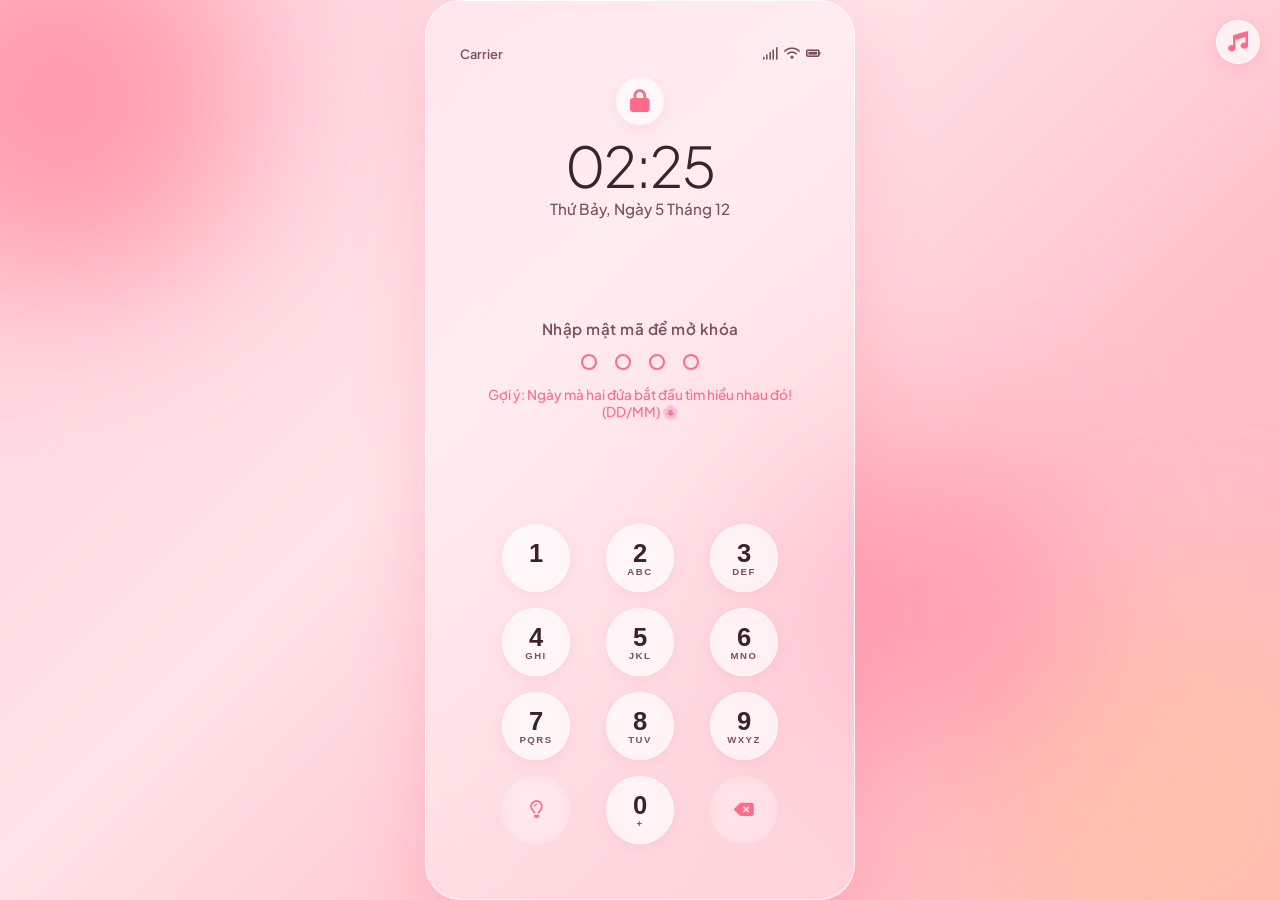
<file: index.html>
<!DOCTYPE html>
<html lang="vi">
<head>
  <meta charset="UTF-8">
  <meta name="viewport" content="width=device-width, initial-scale=1.0, maximum-scale=1.0, user-scalable=no">
  <title>Kỷ Niệm 2 Tháng Tìm Hiểu (25/7 - 25/9) ❤️</title>
  <meta name="description" content="Trang web kỷ niệm tình yêu đặc biệt: Màn hình mở khóa, câu hỏi tỏ tình lém lỉnh, vườn hoa ảo và hộp quà 3D.">
  <meta name="theme-color" content="#ffd1dc">

  <!-- Google Fonts -->
  <link rel="preconnect" href="https://fonts.googleapis.com">
  <link rel="preconnect" href="https://fonts.gstatic.com" crossorigin>
  <link href="https://fonts.googleapis.com/css2?family=Dancing+Script:wght@600;700&family=Playfair+Display:ital,wght@0,600;0,700;1,600&family=Plus+Jakarta+Sans:wght@400;500;600;700;800&display=swap" rel="stylesheet">

  <!-- Font Awesome Icons -->
  <link rel="stylesheet" href="https://cdnjs.cloudflare.com/ajax/libs/font-awesome/6.5.1/css/all.min.css">

  <!-- Main Stylesheet -->
  <link rel="stylesheet" href="style.css">
</head>
<body>

  <!-- Ambient Glowing Background Bubbles -->
  <div class="bg-ambient">
    <div class="ambient-circle"></div>
    <div class="ambient-circle"></div>
    <div class="ambient-circle"></div>
  </div>

  <!-- Fullscreen Particle / Fireworks Canvas -->
  <canvas id="confetti-canvas"></canvas>

  <!-- Audio Element & Floating Music Control Button -->
  <audio id="bgm-audio" loop preload="auto"></audio>
  <button id="music-toggle-btn" class="music-toggle-btn" title="Bật/Tắt nhạc nền" aria-label="Bật/Tắt nhạc nền">
    <i class="fa-solid fa-music"></i>
  </button>

  <!-- Main Application Container (Phone Frame on Desktop) -->
  <main class="app-container">

    <!-- ========================================================== -->
    <!-- MÀN HÌNH 1: MÀN HÌNH KHÓA ĐIỆN THOẠI (PHONE LOCKSCREEN GATE) -->
    <!-- ========================================================== -->
    <section id="screen-lock" class="screen active" aria-label="Màn hình mở khóa">
      
      <!-- Phone Header & Status Bar -->
      <div class="lockscreen-header">
        <div class="phone-status-bar">
          <span id="status-time">Carrier</span>
          <div class="status-icons">
            <i class="fa-solid fa-signal"></i>
            <i class="fa-solid fa-wifi"></i>
            <i class="fa-solid fa-battery-full"></i>
          </div>
        </div>

        <div class="lock-icon-wrap">
          <i class="fa-solid fa-lock"></i>
        </div>

        <h1 id="clock-time" class="lockscreen-time">00:00</h1>
        <p id="clock-date" class="lockscreen-date">Thứ sáu, ngày 25 tháng 9</p>
      </div>

      <!-- Passcode Display & Dots -->
      <div class="passcode-container">
        <div class="passcode-label">Nhập mật mã để mở khóa</div>
        <div class="pin-dots">
          <span class="pin-dot"></span>
          <span class="pin-dot"></span>
          <span class="pin-dot"></span>
          <span class="pin-dot"></span>
        </div>
        <div id="passcode-hint" class="passcode-hint">Gợi ý: Ngày bắt đầu quen nhau đó! 🌸</div>
      </div>

      <!-- Virtual Numpad (Bàn phím ảo mô phỏng điện thoại) -->
      <div class="numpad-grid">
        <button class="num-btn" data-val="1">1<span class="num-sub">&nbsp;</span></button>
        <button class="num-btn" data-val="2">2<span class="num-sub">ABC</span></button>
        <button class="num-btn" data-val="3">3<span class="num-sub">DEF</span></button>

        <button class="num-btn" data-val="4">4<span class="num-sub">GHI</span></button>
        <button class="num-btn" data-val="5">5<span class="num-sub">JKL</span></button>
        <button class="num-btn" data-val="6">6<span class="num-sub">MNO</span></button>

        <button class="num-btn" data-val="7">7<span class="num-sub">PQRS</span></button>
        <button class="num-btn" data-val="8">8<span class="num-sub">TUV</span></button>
        <button class="num-btn" data-val="9">9<span class="num-sub">WXYZ</span></button>

        <button class="num-btn btn-action" data-action="hint" title="Xem lại gợi ý">
          <i class="fa-regular fa-lightbulb"></i>
        </button>
        <button class="num-btn" data-val="0">0<span class="num-sub">+</span></button>
        <button class="num-btn btn-action" data-action="delete" title="Xóa số">
          <i class="fa-solid fa-delete-left"></i>
        </button>
      </div>

    </section>

    <!-- ========================================================== -->
    <!-- MÀN HÌNH 2: CÂU HỎI LÉM LỈNH ("Em có iu tôi không?")      -->
    <!-- ========================================================== -->
    <section id="screen-question" class="screen" aria-label="Khảo sát tình cảm">
      <div class="question-container">
        
        <div class="question-card">
          <div class="cute-sticker">😻</div>
          <h2 class="question-title">Em có iu tôi không? 💖</h2>
          <p class="question-subtitle">Suy nghĩ thật kỹ trước khi bấm nha!</p>

          <div class="choice-buttons-area">
            <button id="btn-yes" class="btn-yes">
              <i class="fa-solid fa-heart"></i> Dạ có iu nhìu lắmmm 🥰
            </button>
            <button id="btn-no" class="btn-no">
              Không hề nha 😝
            </button>
          </div>
        </div>

        <!-- Cheeky Toast Message when pressing "Không" -->
        <div id="cheeky-toast" class="cheeky-toast">Đố bắt được nút này đó! 😝</div>

      </div>
    </section>

    <!-- ========================================================== -->
    <!-- MÀN HÌNH 3: DASHBOARD HUB (3 BƯỚC TƯƠNG TÁC)              -->
    <!-- ========================================================== -->
    <section id="screen-hub" class="screen" aria-label="Màn hình quà tặng & kỷ niệm">
      
      <!-- Top Step Indicator -->
      <header class="hub-header">
        <div class="step-indicator">
          <div class="step-dot active"></div>
          <div class="step-dot"></div>
          <div class="step-dot"></div>
        </div>
        <div style="font-size: 0.85rem; font-weight: 700; color: var(--primary-pink);">
          <i class="fa-solid fa-sparkles"></i> For You
        </div>
      </header>

      <div class="hub-body">

        <!-- --- STAGE 1: VƯỜN HOA ẢO & HỘP QUÀ 3D --- -->
        <div id="stage-gift" class="stage active">
          <canvas id="flower-canvas" class="flower-garden-canvas"></canvas>

          <h2 class="stage-title">Món Quà Bất Ngờ Dành Cho Cậu 🌸</h2>
          <p class="stage-desc">Chạm nhẹ vào hộp quà để khám phá điều bí mật bên trong nhé!</p>

          <!-- 3D Gift Box -->
          <div class="gift-box-wrapper">
            <div id="gift-box" class="gift-box" title="Chạm để mở quà!">
              <!-- Box Lid -->
              <div class="box-lid">
                <div class="lid-face lid-top"></div>
                <div class="lid-face lid-front"></div>
                <div class="ribbon-bow">🎀</div>
              </div>
              <!-- Box Body -->
              <div class="box-body">
                <div class="box-face face-front"></div>
                <div class="box-face face-back"></div>
                <div class="box-face face-left"></div>
                <div class="box-face face-right"></div>
                <div class="box-face face-bottom"></div>
              </div>
            </div>
            <!-- Flying 3D Heart -->
            <div class="heart-burst">💖</div>
          </div>

          <p id="opened-message" class="opened-message">Trái tim này thuộc về cậu ❤️</p>

          <button id="btn-next-milestone" class="btn-action-primary" style="display: none;">
            Món quà tiếp theo dành cho cậu <i class="fa-solid fa-arrow-right"></i>
          </button>
        </div>

        <!-- --- STAGE 2: KỶ NIỆM 25/7 - 25/9 (2 THÁNG TÌM HIỂU) --- -->
        <div id="stage-milestone" class="stage">
          <div class="milestone-card">
            <span class="milestone-badge">🎉 Milestone Kỷ Niệm</span>
            <h2 class="milestone-date-title">25/07 – 25/09</h2>
            <p class="milestone-sub">2 Tháng Tìm Hiểu Cùng Nhau ✨</p>

            <!-- Live Milestone Timer -->
            <div class="counter-grid">
              <div class="counter-item">
                <span id="count-days" class="counter-num">62</span>
                <span class="counter-unit">Ngày</span>
              </div>
              <div class="counter-item">
                <span id="count-hours" class="counter-num">00</span>
                <span class="counter-unit">Giờ</span>
              </div>
              <div class="counter-item">
                <span id="count-minutes" class="counter-num">00</span>
                <span class="counter-unit">Phút</span>
              </div>
              <div class="counter-item">
                <span id="count-seconds" class="counter-num">00</span>
                <span class="counter-unit">Giây</span>
              </div>
            </div>

            <!-- Love Letter -->
            <div id="love-letter-text" class="letter-box">
              Thấm thoát mà đã tròn 2 tháng kể từ ngày 25/7 - ngày đầu tiên hai đứa bắt đầu trò chuyện và tìm hiểu nhau rồi nhỉ!

Cảm ơn cậu vì đã luôn kiên nhẫn, mang đến thật nhiều tiếng cười và sự dịu dàng trong suốt những ngày tháng qua. Mỗi khoảnh khắc cùng nhau chia sẻ đều vô cùng quý giá.

Cùng nhau viết tiếp những chương tiếp theo thật đẹp nhé! 💕
            </div>
          </div>

          <button id="btn-next-feedback" class="btn-action-primary" style="margin-top: 18px;">
            Gửi gắm lời yêu thương <i class="fa-solid fa-arrow-right"></i>
          </button>
        </div>

        <!-- --- STAGE 3: HỘP GỬI PHẢN HỒI (FEEDBACK BOX & TELEGRAM) --- -->
        <div id="stage-feedback" class="stage">
          <div class="feedback-card">
            <h2 class="stage-title" style="font-size: 1.4rem;">Lời Nhắn Gửi Đến Tớ 💌</h2>
            <p class="stage-desc" style="margin-bottom: 14px;">Cậu muốn nhắn gửi hay chúc gì cho tớ sau khi xem xong không nè?</p>

            <textarea id="feedback-input" class="feedback-textarea" placeholder="Hãy viết điều cậu muốn nói nhất lúc này nhé... ❤️"></textarea>

            <!-- Quick Emoji Buttons -->
            <div class="emoji-row">
              <button class="emoji-btn" data-emoji="❤️" type="button">❤️</button>
              <button class="emoji-btn" data-emoji="🥰" type="button">🥰</button>
              <button class="emoji-btn" data-emoji="🥺" type="button">🥺</button>
              <button class="emoji-btn" data-emoji="🌸" type="button">🌸</button>
              <button class="emoji-btn" data-emoji="🎁" type="button">🎁</button>
              <button class="emoji-btn" data-emoji="✨" type="button">✨</button>
            </div>

            <button id="btn-send-feedback" class="btn-action-primary">
              <i class="fa-solid fa-paper-plane"></i> Gửi lời nhắn cho tớ 💌
            </button>
          </div>
        </div>

      </div>

    </section>

  </main>

  <!-- Sweet Success Thank-you Modal -->
  <div id="success-modal" class="modal-overlay">
    <div class="modal-content">
      <div class="modal-icon">💌</div>
      <h3 class="modal-title">Cảm Ơn Cậu Rất Nhiều!</h3>
      <p class="modal-desc">
        Lời nhắn của cậu đã được gửi đến tớ thành công rồi nè! Cảm ơn cậu vì đã luôn đồng hành cùng tớ trong 2 tháng qua và những chặng đường sắp tới ❤️
      </p>
      <button id="btn-close-modal" class="btn-action-primary">
        Thả tim tặng cậu nè! 💖
      </button>
    </div>
  </div>

  <!-- Config & Engine Scripts -->
  <script src="config.js"></script>
  <script src="script.js"></script>
</body>
</html>
</file>
<file: style.css>
/* ==========================================================================
   ROMANTIC ANNIVERSARY EXPERIENCE - STYLESHEET
   Design System: Pastel Romantic Glassmorphism & Micro-animations
   ========================================================================== */

:root {
  --primary-pink: #ff6b8b;
  --secondary-pink: #ff8e9e;
  --soft-pink: #ffe3e8;
  --light-bg: #fff5f7;
  --card-bg: rgba(255, 255, 255, 0.65);
  --card-border: rgba(255, 255, 255, 0.85);
  --glass-shadow: 0 12px 40px rgba(255, 107, 139, 0.18);
  --text-primary: #3b222c;
  --text-secondary: #7a505f;
  --accent-gold: #ffbe0b;
  --accent-red: #ff2a5f;
  --font-main: 'Plus Jakarta Sans', -apple-system, BlinkMacSystemFont, sans-serif;
  --font-serif: 'Playfair Display', Georgia, serif;
  --font-script: 'Dancing Script', cursive;
  --transition-smooth: all 0.4s cubic-bezier(0.16, 1, 0.3, 1);
}

* {
  margin: 0;
  padding: 0;
  box-sizing: border-box;
  -webkit-tap-highlight-color: transparent;
  user-select: none;
}

html, body {
  width: 100%;
  height: 100%;
  overflow: hidden;
  font-family: var(--font-main);
  background: linear-gradient(135deg, #ffd1dc 0%, #ffe3e8 40%, #ffc0cb 70%, #ffb6c1 100%);
  color: var(--text-primary);
  display: flex;
  justify-content: center;
  align-items: center;
}

/* Background floating particles / bokeh */
.bg-ambient {
  position: fixed;
  inset: 0;
  pointer-events: none;
  z-index: 0;
  overflow: hidden;
}

.ambient-circle {
  position: absolute;
  border-radius: 50%;
  filter: blur(80px);
  opacity: 0.6;
  animation: floatAmbient 18s ease-in-out infinite alternate;
}

.ambient-circle:nth-child(1) {
  width: 380px;
  height: 380px;
  background: #ff758c;
  top: -10%;
  left: -10%;
}

.ambient-circle:nth-child(2) {
  width: 450px;
  height: 450px;
  background: #ffc3a0;
  bottom: -15%;
  right: -10%;
  animation-duration: 22s;
  animation-direction: alternate-reverse;
}

.ambient-circle:nth-child(3) {
  width: 300px;
  height: 300px;
  background: #ff85a2;
  top: 50%;
  left: 60%;
  animation-duration: 15s;
}

@keyframes floatAmbient {
  0% { transform: translate(0, 0) scale(1); }
  50% { transform: translate(40px, -30px) scale(1.1); }
  100% { transform: translate(-30px, 40px) scale(0.95); }
}

/* Fullscreen Confetti Canvas */
#confetti-canvas {
  position: fixed;
  inset: 0;
  pointer-events: none;
  z-index: 999;
}

/* Music Control Button */
.music-toggle-btn {
  position: fixed;
  top: 20px;
  right: 20px;
  width: 44px;
  height: 44px;
  border-radius: 50%;
  background: rgba(255, 255, 255, 0.7);
  backdrop-filter: blur(12px);
  -webkit-backdrop-filter: blur(12px);
  border: 1px solid rgba(255, 255, 255, 0.9);
  box-shadow: 0 4px 16px rgba(255, 107, 139, 0.2);
  display: flex;
  align-items: center;
  justify-content: center;
  cursor: pointer;
  z-index: 100;
  color: var(--primary-pink);
  font-size: 1.25rem;
  transition: var(--transition-smooth);
}

.music-toggle-btn.playing {
  animation: rotateDisc 4s linear infinite;
  box-shadow: 0 0 20px rgba(255, 107, 139, 0.5);
}

@keyframes rotateDisc {
  from { transform: rotate(0deg); }
  to { transform: rotate(360deg); }
}

/* Container Frame - Device Mockup / Center Card */
.app-container {
  position: relative;
  width: 100%;
  max-width: 430px;
  height: 100vh;
  max-height: 920px;
  background: rgba(255, 255, 255, 0.35);
  backdrop-filter: blur(25px);
  -webkit-backdrop-filter: blur(25px);
  border: 1.5px solid var(--card-border);
  border-radius: 36px;
  box-shadow: 0 25px 70px rgba(255, 90, 120, 0.22);
  display: flex;
  flex-direction: column;
  overflow: hidden;
  z-index: 10;
  transition: var(--transition-smooth);
}

@media (max-width: 480px) {
  .app-container {
    max-width: 100%;
    height: 100vh;
    border-radius: 0;
    border: none;
    box-shadow: none;
  }
}

/* Screen Wrapper */
.screen {
  position: absolute;
  inset: 0;
  display: flex;
  flex-direction: column;
  align-items: center;
  justify-content: space-between;
  padding: 30px 24px;
  opacity: 0;
  pointer-events: none;
  transform: scale(0.95) translateY(20px);
  transition: opacity 0.5s cubic-bezier(0.16, 1, 0.3, 1), transform 0.5s cubic-bezier(0.16, 1, 0.3, 1);
  overflow-y: auto;
  overflow-x: hidden;
  scrollbar-width: none;
}

.screen::-webkit-scrollbar {
  display: none;
}

.screen.active {
  opacity: 1;
  pointer-events: auto;
  transform: scale(1) translateY(0);
  z-index: 20;
}

/* ==========================================================================
   MODULE 1: PHONE LOCKSCREEN GATE
   ========================================================================== */
.lockscreen-header {
  width: 100%;
  text-align: center;
  margin-top: 15px;
  display: flex;
  flex-direction: column;
  align-items: center;
}

.phone-status-bar {
  width: 100%;
  display: flex;
  justify-content: space-between;
  align-items: center;
  font-size: 0.8rem;
  font-weight: 600;
  color: var(--text-secondary);
  padding: 0 10px 15px 10px;
}

.status-icons {
  display: flex;
  gap: 6px;
  align-items: center;
}

.lock-icon-wrap {
  width: 48px;
  height: 48px;
  border-radius: 50%;
  background: rgba(255, 255, 255, 0.6);
  display: flex;
  align-items: center;
  justify-content: center;
  color: var(--primary-pink);
  font-size: 1.4rem;
  margin-bottom: 12px;
  box-shadow: 0 4px 15px rgba(255, 107, 139, 0.15);
  transition: var(--transition-smooth);
}

.lockscreen-time {
  font-size: 3.5rem;
  font-weight: 300;
  letter-spacing: -1px;
  color: var(--text-primary);
  line-height: 1;
}

.lockscreen-date {
  font-size: 0.95rem;
  font-weight: 500;
  color: var(--text-secondary);
  margin-top: 6px;
  text-transform: capitalize;
}

/* Passcode Display */
.passcode-container {
  display: flex;
  flex-direction: column;
  align-items: center;
  margin: 15px 0;
  width: 100%;
}

.passcode-label {
  font-size: 0.95rem;
  font-weight: 600;
  color: var(--text-secondary);
  margin-bottom: 16px;
  letter-spacing: 0.5px;
}

.pin-dots {
  display: flex;
  gap: 18px;
  margin-bottom: 12px;
}

.pin-dot {
  width: 16px;
  height: 16px;
  border-radius: 50%;
  border: 2px solid var(--primary-pink);
  background: transparent;
  transition: all 0.25s cubic-bezier(0.34, 1.56, 0.64, 1);
}

.pin-dot.filled {
  background: var(--primary-pink);
  transform: scale(1.18);
  box-shadow: 0 0 14px rgba(255, 107, 139, 0.6);
}

.pin-dot.error {
  border-color: var(--accent-red);
  background: var(--accent-red);
  box-shadow: 0 0 14px rgba(255, 42, 95, 0.7);
}

.passcode-hint {
  font-size: 0.85rem;
  color: var(--primary-pink);
  min-height: 24px;
  text-align: center;
  font-weight: 500;
  padding: 4px 12px;
  border-radius: 12px;
  transition: var(--transition-smooth);
}

/* Shake Animation on Wrong PIN */
.shake {
  animation: shakeAnim 0.5s cubic-bezier(0.36, 0.07, 0.19, 0.97) both;
}

@keyframes shakeAnim {
  10%, 90% { transform: translate3d(-3px, 0, 0); }
  20%, 80% { transform: translate3d(5px, 0, 0); }
  30%, 50%, 70% { transform: translate3d(-6px, 0, 0); }
  40%, 60% { transform: translate3d(6px, 0, 0); }
}

/* Virtual Numpad */
.numpad-grid {
  display: grid;
  grid-template-columns: repeat(3, 1fr);
  gap: 16px 22px;
  width: 100%;
  max-width: 290px;
  margin-bottom: 25px;
}

.num-btn {
  width: 68px;
  height: 68px;
  margin: 0 auto;
  border-radius: 50%;
  border: 1px solid rgba(255, 255, 255, 0.8);
  background: rgba(255, 255, 255, 0.55);
  backdrop-filter: blur(10px);
  -webkit-backdrop-filter: blur(10px);
  display: flex;
  flex-direction: column;
  align-items: center;
  justify-content: center;
  font-size: 1.6rem;
  font-weight: 600;
  color: var(--text-primary);
  cursor: pointer;
  box-shadow: 0 4px 14px rgba(255, 142, 158, 0.18);
  transition: all 0.15s ease-out;
}

.num-btn:active {
  transform: scale(0.9);
  background: rgba(255, 107, 139, 0.35);
  box-shadow: 0 0 18px rgba(255, 107, 139, 0.4);
}

.num-sub {
  font-size: 0.6rem;
  font-weight: 600;
  letter-spacing: 1.5px;
  color: var(--text-secondary);
  margin-top: -2px;
}

.num-btn.btn-action {
  font-size: 1.1rem;
  color: var(--primary-pink);
  background: transparent;
  border-color: transparent;
  box-shadow: none;
}

.num-btn.btn-action:active {
  background: rgba(255, 255, 255, 0.4);
}

/* ==========================================================================
   MODULE 2: RUNAWAY QUESTION GATE ("Em có iu tôi không?")
   ========================================================================== */
.question-container {
  display: flex;
  flex-direction: column;
  align-items: center;
  justify-content: center;
  width: 100%;
  height: 100%;
  text-align: center;
  position: relative;
}

.question-card {
  width: 100%;
  background: rgba(255, 255, 255, 0.7);
  backdrop-filter: blur(20px);
  -webkit-backdrop-filter: blur(20px);
  border: 1.5px solid var(--card-border);
  border-radius: 28px;
  padding: 34px 22px;
  box-shadow: var(--glass-shadow);
  display: flex;
  flex-direction: column;
  align-items: center;
  position: relative;
  overflow: hidden;
}

.cute-sticker {
  font-size: 4.5rem;
  margin-bottom: 15px;
  animation: floatSticker 2.5s ease-in-out infinite alternate;
  display: inline-block;
}

@keyframes floatSticker {
  0% { transform: translateY(0) rotate(-4deg); }
  100% { transform: translateY(-12px) rotate(4deg); }
}

.question-title {
  font-family: var(--font-serif);
  font-size: 1.85rem;
  font-weight: 700;
  color: #c9184a;
  margin-bottom: 8px;
  line-height: 1.25;
}

.question-subtitle {
  font-size: 0.95rem;
  color: var(--text-secondary);
  margin-bottom: 30px;
}

.choice-buttons-area {
  display: flex;
  gap: 16px;
  width: 100%;
  justify-content: center;
  align-items: center;
  min-height: 90px;
  position: relative;
}

.btn-yes {
  padding: 14px 28px;
  background: linear-gradient(135deg, #ff4d6d 0%, #ff758f 100%);
  color: #fff;
  border: none;
  border-radius: 30px;
  font-size: 1.05rem;
  font-weight: 700;
  cursor: pointer;
  box-shadow: 0 8px 24px rgba(255, 77, 109, 0.45);
  transition: all 0.3s cubic-bezier(0.34, 1.56, 0.64, 1);
  display: flex;
  align-items: center;
  gap: 8px;
  z-index: 5;
  animation: pulseGlow 2s infinite;
}

.btn-yes:active {
  transform: scale(0.96);
}

@keyframes pulseGlow {
  0%, 100% {
    box-shadow: 0 8px 24px rgba(255, 77, 109, 0.4);
  }
  50% {
    box-shadow: 0 10px 32px rgba(255, 77, 109, 0.7);
  }
}

.btn-no {
  padding: 13px 24px;
  background: rgba(255, 255, 255, 0.85);
  color: #805b68;
  border: 1.5px solid rgba(255, 107, 139, 0.3);
  border-radius: 30px;
  font-size: 0.95rem;
  font-weight: 600;
  cursor: pointer;
  box-shadow: 0 4px 14px rgba(0, 0, 0, 0.06);
  transition: transform 0.22s cubic-bezier(0.34, 1.56, 0.64, 1), background 0.2s;
  z-index: 10;
  white-space: nowrap;
}

/* Toast message when trying to hit "No" */
.cheeky-toast {
  position: absolute;
  bottom: 18px;
  background: rgba(255, 77, 109, 0.92);
  color: white;
  padding: 8px 18px;
  border-radius: 20px;
  font-size: 0.88rem;
  font-weight: 600;
  opacity: 0;
  transform: translateY(10px);
  pointer-events: none;
  transition: all 0.3s ease;
  box-shadow: 0 4px 16px rgba(255, 77, 109, 0.3);
  z-index: 30;
}

.cheeky-toast.show {
  opacity: 1;
  transform: translateY(0);
}

/* ==========================================================================
   MODULE 3: DASHBOARD HUB (3-STEP STORY)
   ========================================================================== */
.hub-header {
  width: 100%;
  display: flex;
  align-items: center;
  justify-content: space-between;
  margin-bottom: 12px;
}

.step-indicator {
  display: flex;
  gap: 8px;
  align-items: center;
}

.step-dot {
  width: 28px;
  height: 6px;
  border-radius: 6px;
  background: rgba(255, 107, 139, 0.25);
  transition: var(--transition-smooth);
}

.step-dot.active {
  width: 44px;
  background: var(--primary-pink);
  box-shadow: 0 0 10px rgba(255, 107, 139, 0.5);
}

.hub-body {
  width: 100%;
  flex: 1;
  display: flex;
  flex-direction: column;
  justify-content: center;
  align-items: center;
  position: relative;
}

/* Stage container */
.stage {
  position: absolute;
  inset: 0;
  display: flex;
  flex-direction: column;
  align-items: center;
  justify-content: center;
  text-align: center;
  opacity: 0;
  pointer-events: none;
  transform: scale(0.92);
  transition: all 0.5s cubic-bezier(0.16, 1, 0.3, 1);
}

.stage.active {
  opacity: 1;
  pointer-events: auto;
  transform: scale(1);
}

/* --- STAGE 1: FLOWER GARDEN & 3D GIFT BOX --- */
.flower-garden-canvas {
  position: absolute;
  inset: 0;
  width: 100%;
  height: 100%;
  pointer-events: none;
  z-index: 1;
}

.stage-title {
  font-family: var(--font-serif);
  font-size: 1.6rem;
  font-weight: 700;
  color: #a4133c;
  margin-bottom: 8px;
  z-index: 2;
}

.stage-desc {
  font-size: 0.9rem;
  color: var(--text-secondary);
  margin-bottom: 24px;
  z-index: 2;
  max-width: 320px;
}

/* 3D Gift Box */
.gift-box-wrapper {
  position: relative;
  width: 160px;
  height: 160px;
  perspective: 900px;
  cursor: pointer;
  margin: 20px 0 30px 0;
  z-index: 10;
}

.gift-box {
  width: 100%;
  height: 100%;
  position: relative;
  transform-style: preserve-3d;
  transform: rotateX(-16deg) rotateY(25deg);
  transition: transform 0.6s cubic-bezier(0.16, 1, 0.3, 1);
  animation: floatBox 3.5s ease-in-out infinite alternate;
}

@keyframes floatBox {
  0% { transform: rotateX(-16deg) rotateY(20deg) translateY(0); }
  100% { transform: rotateX(-18deg) rotateY(28deg) translateY(-14px); }
}

/* Box Body Faces */
.box-body {
  position: absolute;
  width: 140px;
  height: 110px;
  left: 10px;
  bottom: 0;
  transform-style: preserve-3d;
}

.box-face {
  position: absolute;
  background: linear-gradient(135deg, #ff4d6d 0%, #ff758f 100%);
  border: 1px solid rgba(255, 255, 255, 0.4);
  box-shadow: inset 0 0 20px rgba(0, 0, 0, 0.1);
}

.box-face::after {
  content: '';
  position: absolute;
  background: linear-gradient(90deg, #ffbe0b, #ffd166);
  box-shadow: 0 0 6px rgba(255, 190, 11, 0.5);
}

.face-front {
  width: 140px;
  height: 110px;
  transform: translateZ(70px);
}
.face-front::after {
  width: 24px;
  height: 100%;
  left: 58px;
}

.face-back {
  width: 140px;
  height: 110px;
  transform: rotateY(180deg) translateZ(70px);
}

.face-left {
  width: 140px;
  height: 110px;
  transform: rotateY(-90deg) translateZ(70px);
}
.face-left::after {
  width: 24px;
  height: 100%;
  left: 58px;
}

.face-right {
  width: 140px;
  height: 110px;
  transform: rotateY(90deg) translateZ(70px);
}
.face-right::after {
  width: 24px;
  height: 100%;
  left: 58px;
}

.face-bottom {
  width: 140px;
  height: 140px;
  transform: rotateX(-90deg) translateZ(55px);
  background: #c9184a;
}

/* Box Lid (Nắp hộp) */
.box-lid {
  position: absolute;
  width: 148px;
  height: 36px;
  left: 6px;
  top: 14px;
  transform-style: preserve-3d;
  transform-origin: back top;
  transition: transform 0.8s cubic-bezier(0.16, 1, 0.3, 1);
  z-index: 5;
}

.lid-face {
  position: absolute;
  background: linear-gradient(135deg, #ff758f 0%, #ff4d6d 100%);
  border: 1px solid rgba(255, 255, 255, 0.5);
}

.lid-top {
  width: 148px;
  height: 148px;
  transform: rotateX(90deg) translateZ(18px);
  background: #ff5c7c;
}
.lid-top::after {
  content: '';
  position: absolute;
  width: 26px;
  height: 100%;
  left: 61px;
  background: #ffbe0b;
}

.lid-front {
  width: 148px;
  height: 36px;
  transform: translateZ(74px);
}

/* Ribbon Knot on Top */
.ribbon-bow {
  position: absolute;
  top: -24px;
  left: 50%;
  transform: translateX(-50%);
  font-size: 2.2rem;
  filter: drop-shadow(0 4px 6px rgba(0, 0, 0, 0.2));
}

/* Opened Gift State */
.gift-box.opened .box-lid {
  transform: translateY(-80px) rotateX(-120deg) rotateZ(15deg);
  opacity: 0.7;
}

/* 3D Heart flying out of box */
.heart-burst {
  position: absolute;
  top: 40px;
  left: 50%;
  transform: translate(-50%, 0) scale(0);
  font-size: 4rem;
  color: #ff0055;
  filter: drop-shadow(0 0 25px rgba(255, 0, 85, 0.8));
  opacity: 0;
  transition: all 0.8s cubic-bezier(0.175, 0.885, 0.32, 1.275);
  pointer-events: none;
  z-index: 20;
}

.gift-box.opened ~ .heart-burst {
  transform: translate(-50%, -100px) scale(1.3);
  opacity: 1;
  animation: heartPulse 1.2s infinite alternate;
}

@keyframes heartPulse {
  0% { transform: translate(-50%, -100px) scale(1.2); }
  100% { transform: translate(-50%, -100px) scale(1.45); }
}

.opened-message {
  font-family: var(--font-script);
  font-size: 1.5rem;
  color: #ff0055;
  font-weight: 700;
  margin-top: -10px;
  margin-bottom: 20px;
  opacity: 0;
  transform: translateY(10px);
  transition: var(--transition-smooth);
}

.opened-message.show {
  opacity: 1;
  transform: translateY(0);
}

/* --- STAGE 2: 25/7 - 25/9 MILESTONE TIMELINE --- */
.milestone-card {
  width: 100%;
  background: rgba(255, 255, 255, 0.72);
  backdrop-filter: blur(20px);
  -webkit-backdrop-filter: blur(20px);
  border: 1.5px solid var(--card-border);
  border-radius: 28px;
  padding: 24px 20px;
  box-shadow: var(--glass-shadow);
  display: flex;
  flex-direction: column;
  align-items: center;
}

.milestone-badge {
  background: linear-gradient(135deg, #ff4d6d, #ff758f);
  color: white;
  font-size: 0.85rem;
  font-weight: 700;
  padding: 6px 16px;
  border-radius: 20px;
  margin-bottom: 12px;
  letter-spacing: 0.5px;
  box-shadow: 0 4px 12px rgba(255, 77, 109, 0.3);
}

.milestone-date-title {
  font-family: var(--font-serif);
  font-size: 2rem;
  font-weight: 700;
  color: #800f2f;
  margin-bottom: 4px;
}

.milestone-sub {
  font-size: 0.95rem;
  color: var(--text-secondary);
  font-weight: 600;
  margin-bottom: 18px;
}

/* Live Time Grid */
.counter-grid {
  display: grid;
  grid-template-columns: repeat(4, 1fr);
  gap: 8px;
  width: 100%;
  margin-bottom: 18px;
}

.counter-item {
  background: rgba(255, 255, 255, 0.8);
  border: 1px solid rgba(255, 107, 139, 0.25);
  border-radius: 16px;
  padding: 10px 4px;
  display: flex;
  flex-direction: column;
  align-items: center;
  box-shadow: 0 4px 12px rgba(255, 107, 139, 0.1);
}

.counter-num {
  font-size: 1.45rem;
  font-weight: 800;
  color: #c9184a;
  line-height: 1.1;
}

.counter-unit {
  font-size: 0.65rem;
  font-weight: 600;
  text-transform: uppercase;
  color: var(--text-secondary);
  letter-spacing: 0.5px;
  margin-top: 3px;
}

/* Love Letter Scroll Box */
.letter-box {
  width: 100%;
  max-height: 150px;
  overflow-y: auto;
  padding: 14px 16px;
  background: rgba(255, 245, 247, 0.7);
  border: 1px dashed rgba(255, 107, 139, 0.4);
  border-radius: 16px;
  text-align: left;
  font-size: 0.88rem;
  line-height: 1.6;
  color: #4a2c37;
  scrollbar-width: thin;
  scrollbar-color: var(--primary-pink) transparent;
  white-space: pre-line;
}

.letter-box::-webkit-scrollbar {
  width: 4px;
}

.letter-box::-webkit-scrollbar-thumb {
  background: var(--primary-pink);
  border-radius: 4px;
}

/* --- STAGE 3: FEEDBACK BOX & TELEGRAM --- */
.feedback-card {
  width: 100%;
  background: rgba(255, 255, 255, 0.75);
  backdrop-filter: blur(20px);
  -webkit-backdrop-filter: blur(20px);
  border: 1.5px solid var(--card-border);
  border-radius: 28px;
  padding: 24px 20px;
  box-shadow: var(--glass-shadow);
  display: flex;
  flex-direction: column;
  align-items: center;
}

.feedback-textarea {
  width: 100%;
  height: 120px;
  background: rgba(255, 255, 255, 0.9);
  border: 1.5px solid rgba(255, 107, 139, 0.3);
  border-radius: 18px;
  padding: 14px 16px;
  font-family: var(--font-main);
  font-size: 0.95rem;
  color: var(--text-primary);
  resize: none;
  outline: none;
  transition: var(--transition-smooth);
  margin-bottom: 12px;
}

.feedback-textarea:focus {
  border-color: var(--primary-pink);
  box-shadow: 0 0 16px rgba(255, 107, 139, 0.3);
}

/* Quick Emoji Picker */
.emoji-row {
  display: flex;
  gap: 10px;
  margin-bottom: 18px;
  justify-content: center;
}

.emoji-btn {
  background: rgba(255, 255, 255, 0.85);
  border: 1px solid rgba(255, 107, 139, 0.2);
  width: 38px;
  height: 38px;
  border-radius: 50%;
  display: flex;
  align-items: center;
  justify-content: center;
  font-size: 1.25rem;
  cursor: pointer;
  transition: all 0.2s cubic-bezier(0.34, 1.56, 0.64, 1);
}

.emoji-btn:active, .emoji-btn:hover {
  transform: scale(1.22);
  background: #ffe3e8;
}

/* Main Action Buttons */
.btn-action-primary {
  width: 100%;
  max-width: 290px;
  padding: 14px 24px;
  background: linear-gradient(135deg, #ff4d6d 0%, #ff758f 100%);
  color: white;
  border: none;
  border-radius: 30px;
  font-size: 1rem;
  font-weight: 700;
  cursor: pointer;
  box-shadow: 0 8px 24px rgba(255, 77, 109, 0.4);
  transition: all 0.25s cubic-bezier(0.34, 1.56, 0.64, 1);
  display: flex;
  align-items: center;
  justify-content: center;
  gap: 10px;
}

.btn-action-primary:active {
  transform: scale(0.97);
}

.btn-action-primary:disabled {
  opacity: 0.6;
  cursor: not-allowed;
}

/* Success Modal */
.modal-overlay {
  position: fixed;
  inset: 0;
  background: rgba(0, 0, 0, 0.45);
  backdrop-filter: blur(8px);
  -webkit-backdrop-filter: blur(8px);
  display: flex;
  align-items: center;
  justify-content: center;
  opacity: 0;
  pointer-events: none;
  transition: opacity 0.4s ease;
  z-index: 1000;
  padding: 20px;
}

.modal-overlay.show {
  opacity: 1;
  pointer-events: auto;
}

.modal-content {
  background: rgba(255, 255, 255, 0.95);
  border-radius: 28px;
  padding: 34px 26px;
  text-align: center;
  max-width: 340px;
  width: 100%;
  box-shadow: 0 20px 60px rgba(0, 0, 0, 0.2);
  transform: scale(0.85);
  transition: transform 0.4s cubic-bezier(0.34, 1.56, 0.64, 1);
}

.modal-overlay.show .modal-content {
  transform: scale(1);
}

.modal-icon {
  font-size: 3.5rem;
  margin-bottom: 14px;
  animation: pulseHeart 1.2s infinite alternate;
}

.modal-title {
  font-family: var(--font-serif);
  font-size: 1.5rem;
  font-weight: 700;
  color: #a4133c;
  margin-bottom: 8px;
}

.modal-desc {
  font-size: 0.92rem;
  color: var(--text-secondary);
  line-height: 1.5;
  margin-bottom: 22px;
}

@keyframes pulseHeart {
  0% { transform: scale(1); }
  50% { transform: scale(1.22); }
  100% { transform: scale(1); }
}
</file>
